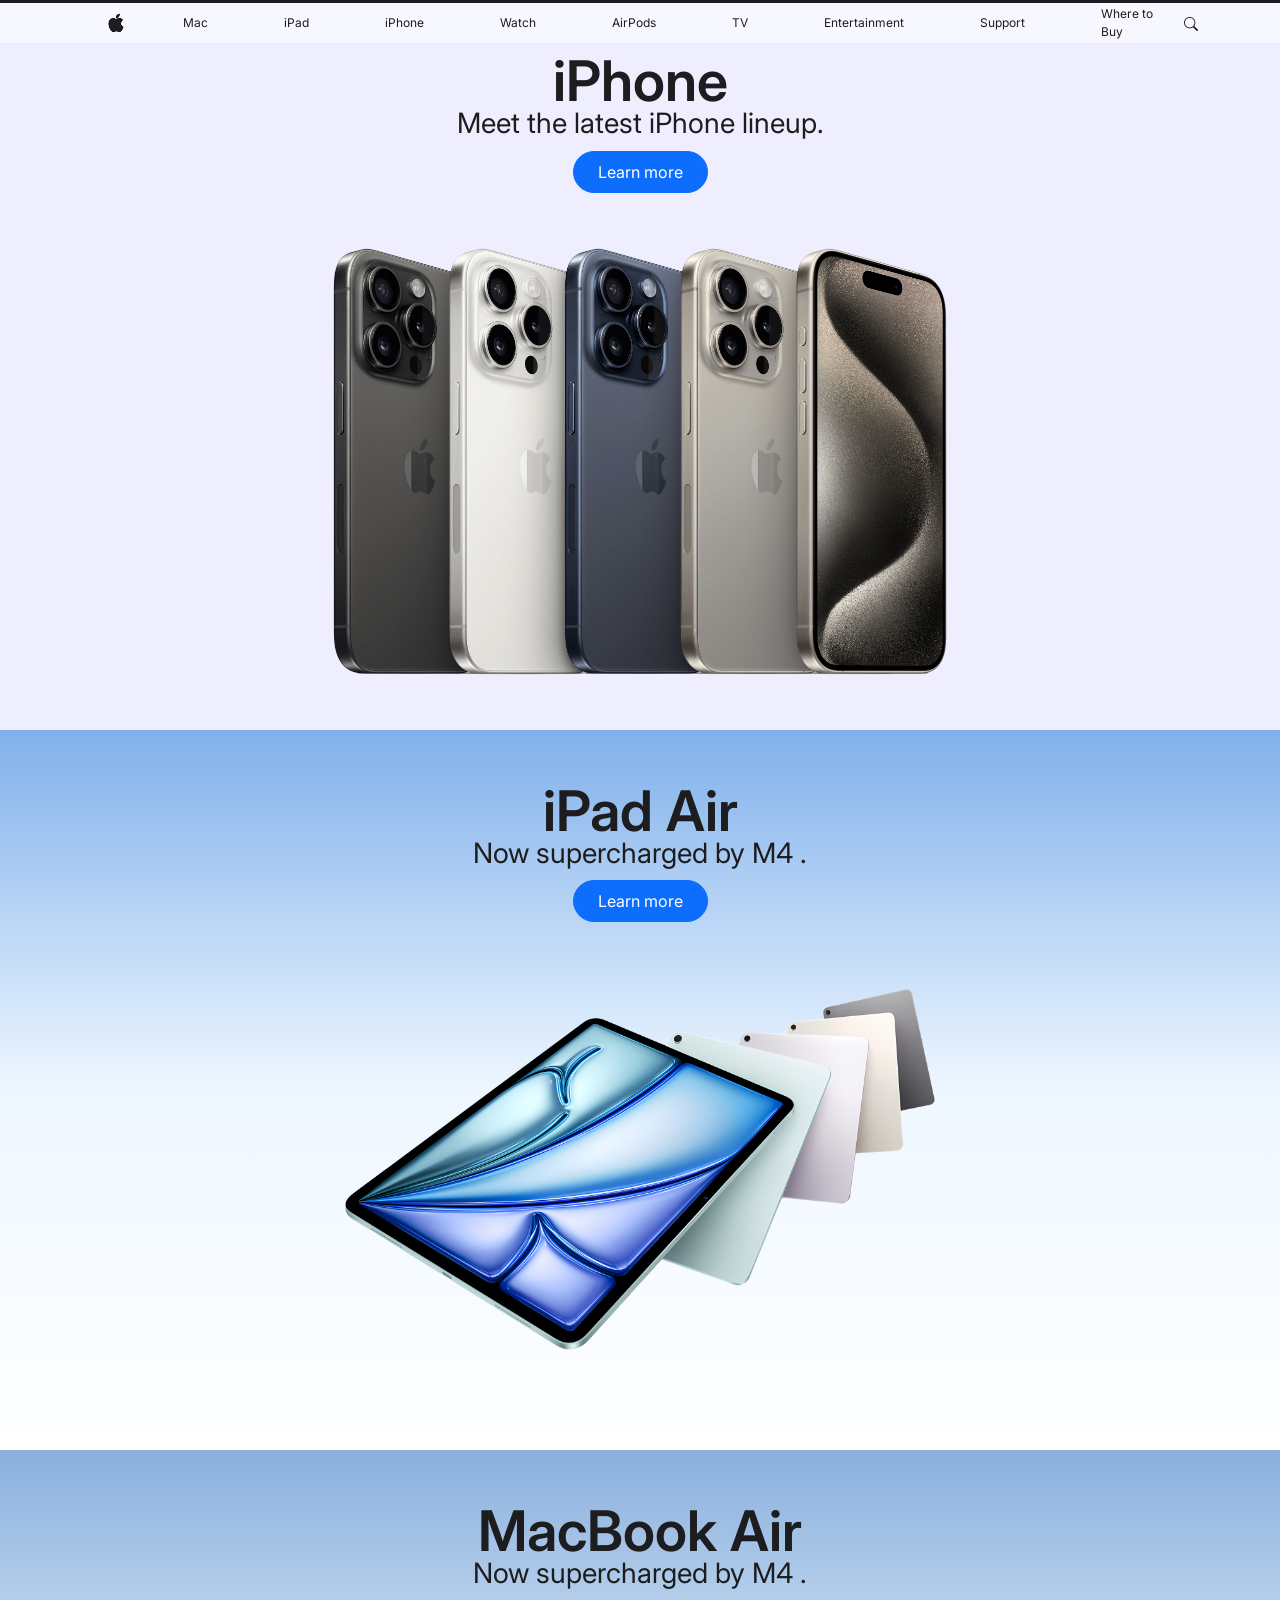
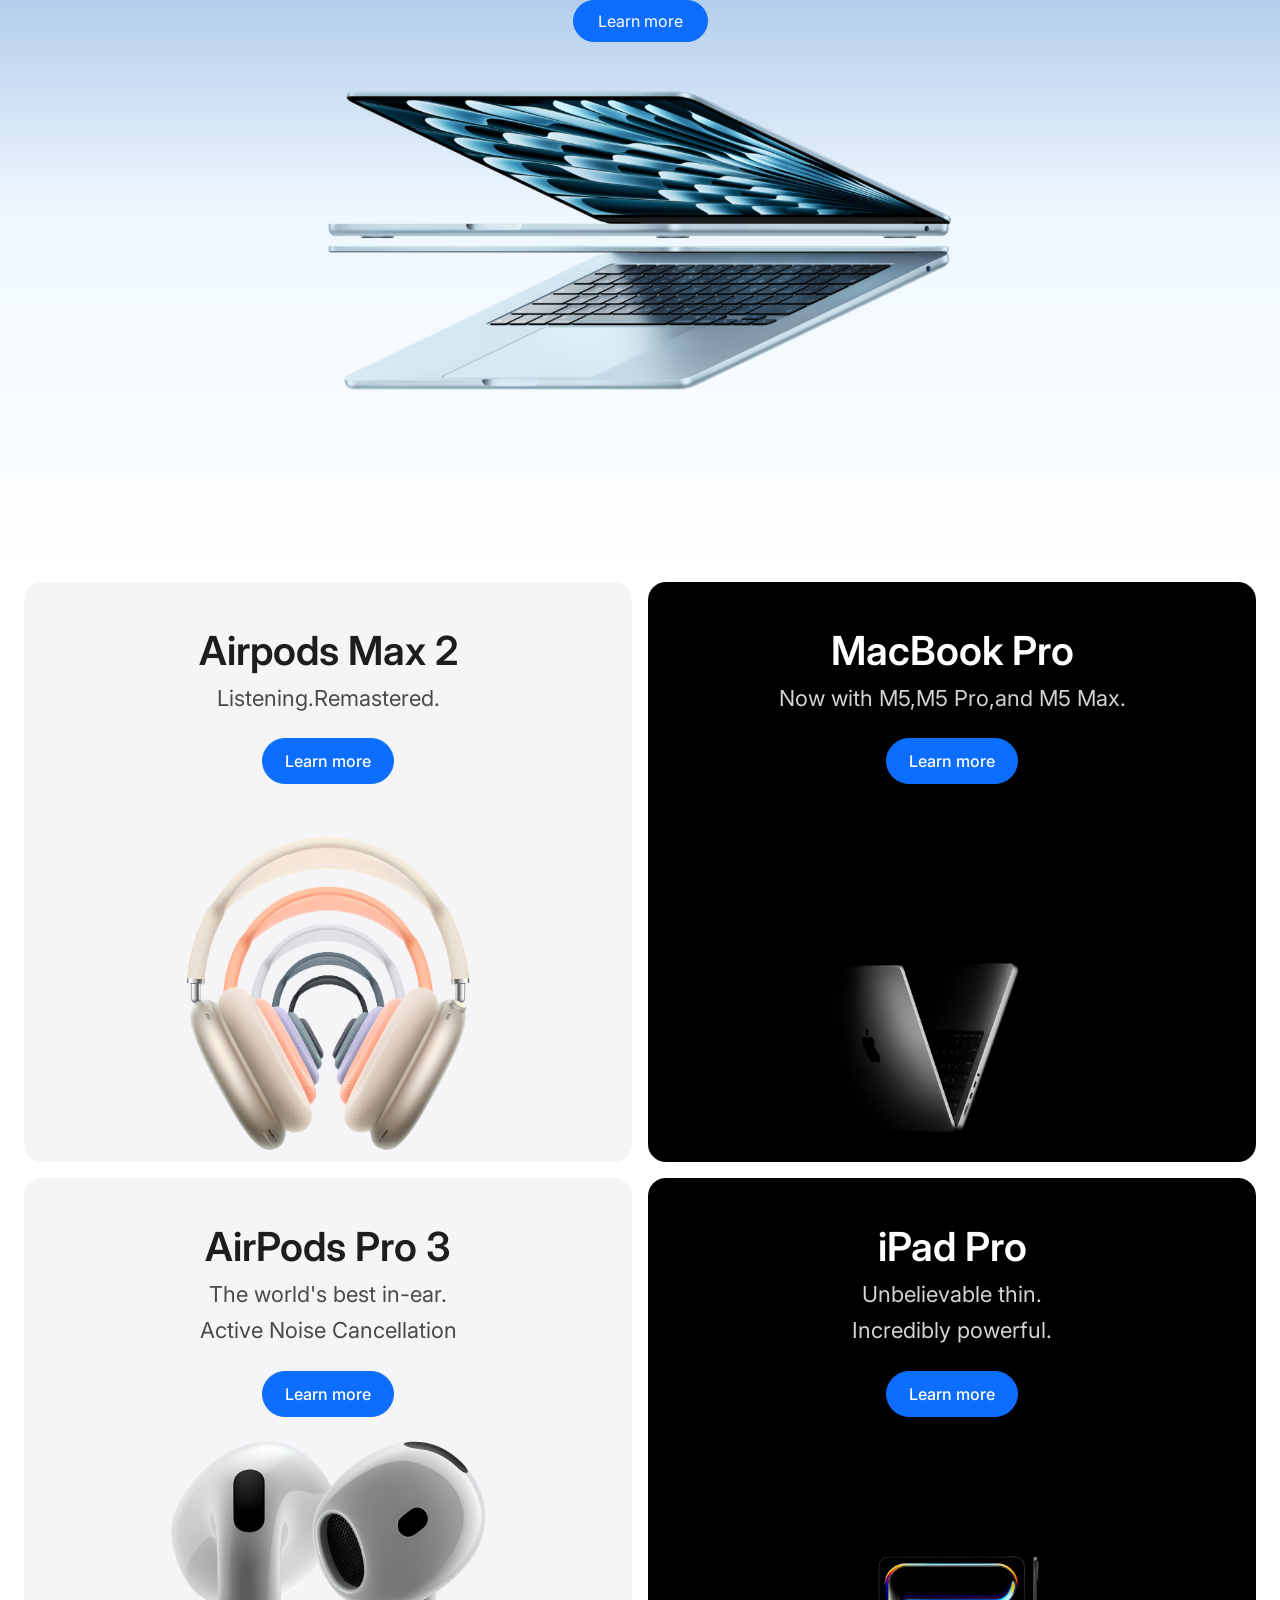
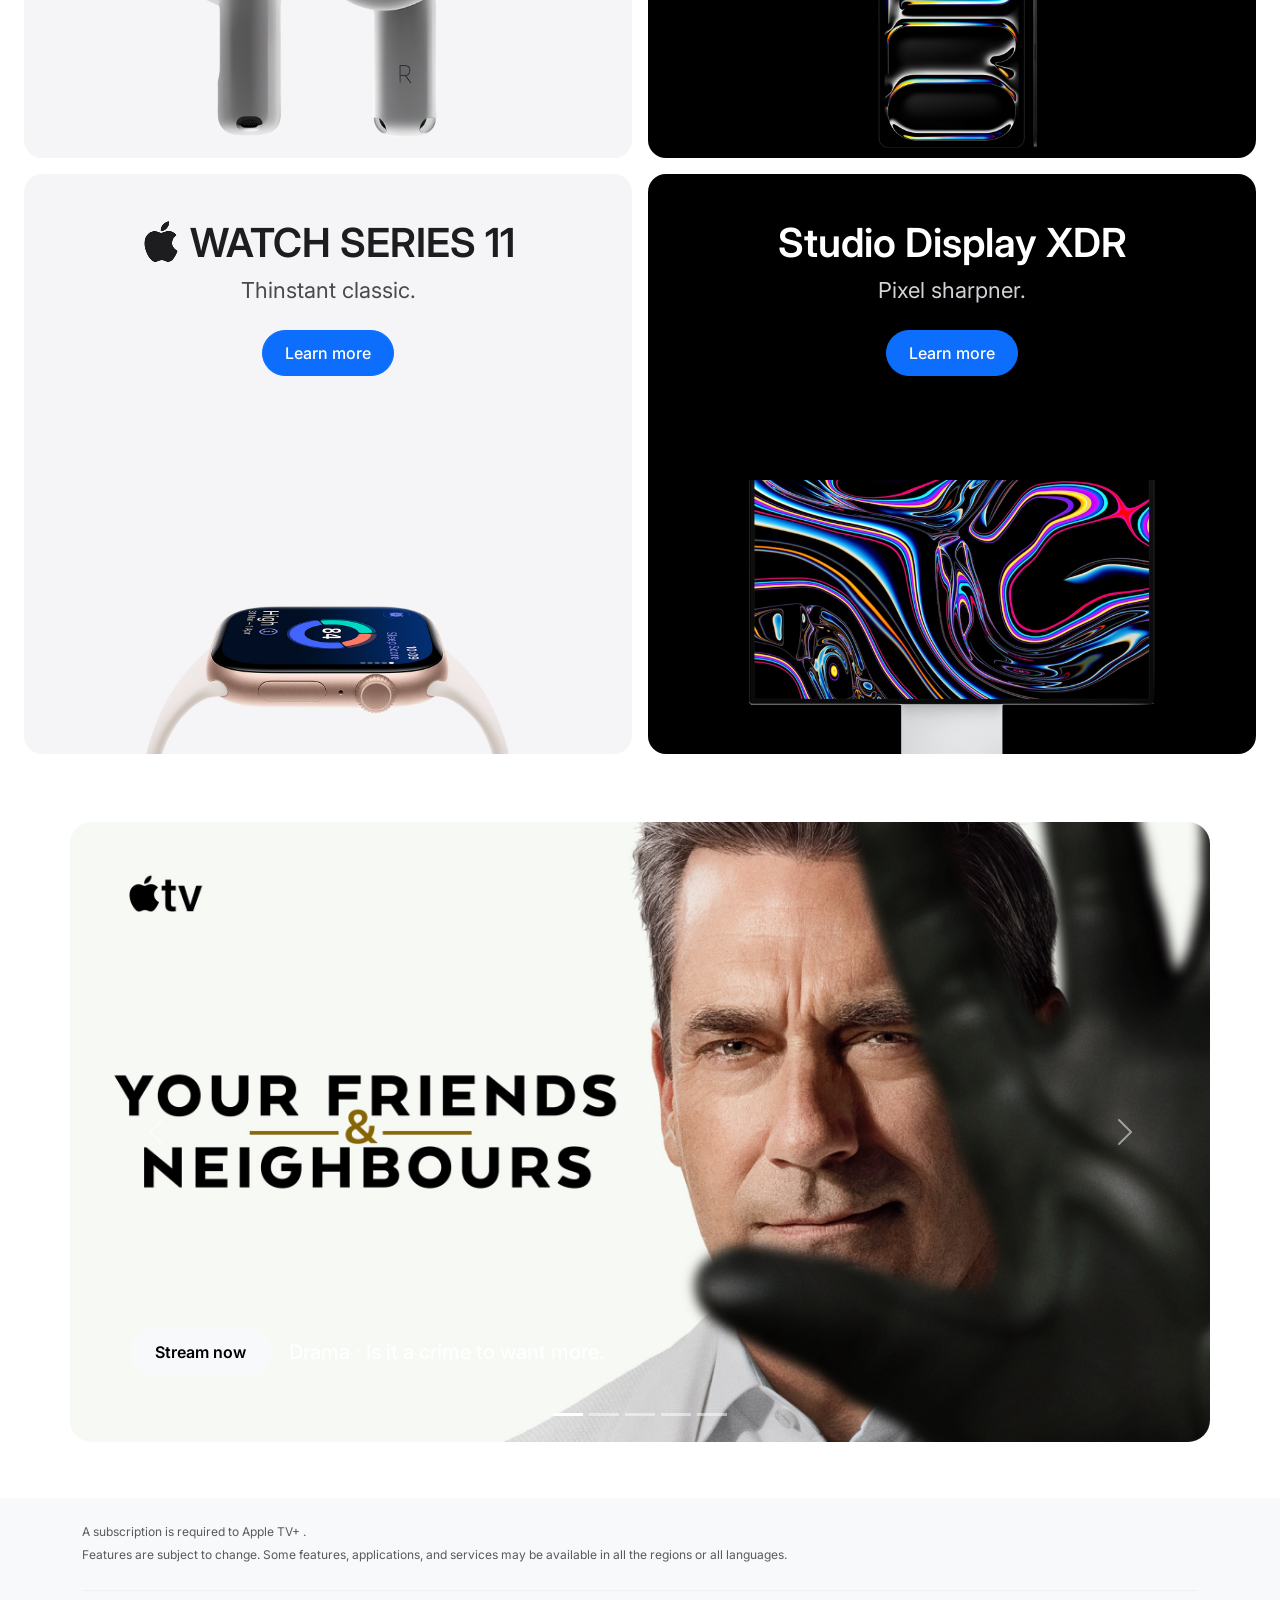
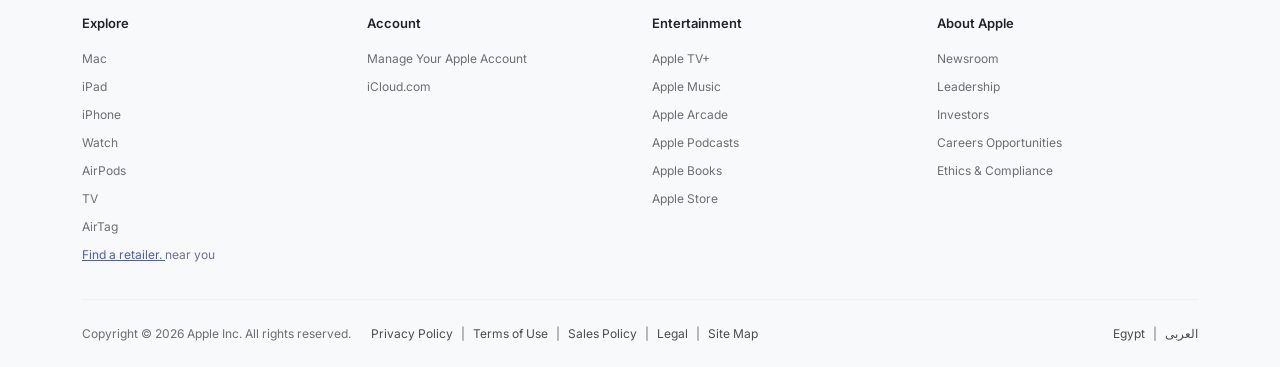
<file: index.html>
<!DOCTYPE html>
<html lang="en">
<head>
    <meta charset="UTF-8">
    <meta name="viewport" content="width=device-width, initial-scale=1.0">
    <title>Apple Store</title>
    <link rel="stylesheet" href="https://cdn.jsdelivr.net/npm/bootstrap-icons@1.10.5/font/bootstrap-icons.css">
    <link href="https://cdn.jsdelivr.net/npm/bootstrap@5.3.8/dist/css/bootstrap.min.css" rel="stylesheet">
    <link rel="stylesheet" href="style.css">
    <link rel="preconnect" href="https://fonts.googleapis.com">
    <link rel="preconnect" href="https://fonts.gstatic.com" crossorigin>
    <link href="https://fonts.googleapis.com/css2?family=Inter:wght@300;400;500;600;700;800&display=swap" rel="stylesheet">
   
</head>
<body>

    <!-- ================= NAV SECTION ================= -->

    <nav class="navbar navbar-expand-lg apple-navbar fixed-top">
    
        <div class="container">
    
            <!-- Apple Logo -->
            <a class="navbar-brand" href="index.html">
                <i class="bi bi-apple"></i>
            </a>
    
            <!-- Toggler -->
            <button class="navbar-toggler border-0 shadow-none" type="button" data-bs-toggle="collapse"
                data-bs-target="#appleNavbar">
    
                <span class="navbar-toggler-icon"></span>
    
            </button>
    
            <!-- Navbar Links -->
            <div class="collapse navbar-collapse justify-content-center" id="appleNavbar">
    
                <ul class="navbar-nav">
    
                    <li class="nav-item"><a class="nav-link" href="mac.html">Mac</a></li>
                    <li class="nav-item"><a class="nav-link" href="#">iPad</a></li>
                    <li class="nav-item"><a class="nav-link" href="#">iPhone</a></li>
                    <li class="nav-item"><a class="nav-link" href="#">Watch</a></li>
                    <li class="nav-item"><a class="nav-link" href="#">AirPods</a></li>
                    <li class="nav-item"><a class="nav-link" href="#">TV</a></li>
                    <li class="nav-item"><a class="nav-link" href="#">Entertainment</a></li>
                    <li class="nav-item"><a class="nav-link" href="#">Support</a></li>
                    <li class="nav-item"><a class="nav-link" href="#">Where to Buy</a></li>
    
                </ul>
    
                <div class="nav-icons ms-lg-3">
                    <a href="#">
                        <i class="bi bi-search"></i>
                    </a>
                </div>
    
            </div>
    
        </div>
    
    </nav>

    


    <!-- ================= HERO SECTION ================= -->
     
    
    <section class="container-fluid hero text-center py-5 ">
    
        <h1 class="hero-title ">iPhone</h1>
        <p class="hero-subtitle">Meet the latest iPhone lineup.</p>
        <a href="#" class="btn btn-primary rounded-pill px-4 py-2">Learn more</a>
        <div class="mt-5">
            <img src="images/iphone.png" class="img-fluid w-50 "  alt="iPhone">
        </div>
    
    </section>

    <!-- ================= iPad HERO ================= -->

    <section class="container-fluid ipad-section text-center  py-5">
    
        <h1 class="hero-title "> iPad Air</h1>
        <p class="hero-subtitle">Now supercharged by M4 .</p>
        <div class="mt-4">
            <a href="#" class="btn btn-primary rounded-pill px-4 py-2 ">Learn more </a>
        </div>
        <div class="mt-5">
            <img src="images/ipad air.png" class="img-fluid w-50" alt="iPad Air">
        </div>
    
    </section>

    <!-- ================= Mac HERO ================= -->

    <section class="container-fluid mac-section text-center bg-white py-5">
    
        <h1 class="hero-title"> MacBook Air</h1>
        <p class="hero-subtitle">Now supercharged by M4 .</p>
        <div class="mt-4">
            <a href="#" class="btn btn-primary rounded-pill px-4 py-2 ">Learn more </a>
        </div>
        <div class="mt-5">
            <img src="images/MacBook Air.png" class="img-fluid w-50" alt="iPad Air">
        </div>
    
    </section>


    

    <!--================== PRODUCTS ==================-->

    <section class="products">
    
        <div class="container-fluid">
    
            <div class="row g-3">
    
                <!-- Card 1 -->
                <div class="col-lg-6">
                    <div class="product-card light-card">
                        <h2> Airpods Max 2</h2>
                        <p>Listening.Remastered.</p>
                        <div class="buttons">
                            <a href="#" class="btn btn-primary rounded-pill">Learn more</a>
                        </div>
                        <img src="images/airpods max2.png" alt="AirPods Max 2">
                    </div>
                </div>
    
                <!-- Card 2 -->
                <div class="col-lg-6">
                    <div class="product-card dark-card">
    
                        <h2>MacBook Pro</h2>
                        <p>Now with M5,M5 Pro,and M5 Max.</p>
                        <div class="buttons">
                            <a href="#" class="btn btn-primary rounded-pill">Learn more</a>
                        </div>
                        <img src="images/macbook_pro.jpg" alt="MacBook Pro">
    
                    </div>
                </div>
    
                <!-- Card 3 -->
                <div class="col-lg-6">
                    <div class="product-card light-card">
    
                        <h2>AirPods Pro 3</h2>
                        <p>The world's best in-ear.</p>
                        <p>Active Noise Cancellation</p>
    
                        <div class="buttons">
                            <a href="#" class="btn btn-primary rounded-pill">Learn more</a>
                        </div>
    
                        <img src="images/airpods pro.png" alt="AirPods Pro 3">
    
                    </div>
                </div>
    
                <!-- Card 4 -->
                <div class="col-lg-6">
                    <div class="product-card dark-card">
    
                        <h2> iPad Pro</h2>
                        <p>Unbelievable thin.</p>
                        <p>Incredibly powerful.</p>
    
                        <div class="buttons">
                            <a href="#" class="btn btn-primary rounded-pill">Learn more</a>
                        </div>
    
                        <img src="images/ipad_pro.jpg" alt="iPad Pro">
    
                    </div>
                </div>
    
                <!-- Card 5 -->
                <div class="col-lg-6">
                    <div class="product-card light-card">
    
                        <h2><i class="bi bi-apple"></i> WATCH SERIES 11</h2>
                        <p>Thinstant classic.</p>
    
                        <div class="buttons">
                            <a href="#" class="btn btn-primary rounded-pill">Learn more</a>
                        </div>
    
                        <img src="images/watch_series_11.jpg" alt="Apple Watch Series 10">
    
                    </div>
                </div>
    
                <!-- Card 6 -->
                <div class="col-lg-6">
                    <div class="product-card dark-card">
    
                        <h2>Studio Display XDR</h2>
                        <p>Pixel sharpner.</p>
    
                        <div class="buttons">
                            <a href="#" class="btn btn-primary rounded-pill">Learn more</a>
                        </div>
    
                        <img src="images/display_xdr .webp" alt="Studio Display XDR">
    
                    </div>
                </div>
    
            </div>
    
        </div>
    
    </section>

        <!--================== APPLE TV CAROUSEL ==================-->

    <section class="tv-slider my-3">
    
        <div id="appleCarousel" class="carousel slide" data-bs-ride="carousel">
    
            <div class="carousel-indicators">
    
                <button type="button" data-bs-target="#appleCarousel" data-bs-slide-to="0" class="active"></button>
                <button type="button" data-bs-target="#appleCarousel" data-bs-slide-to="1"></button>
                <button type="button" data-bs-target="#appleCarousel" data-bs-slide-to="2"></button>
                <button type="button" data-bs-target="#appleCarousel" data-bs-slide-to="3"></button>
                <button type="button" data-bs-target="#appleCarousel" data-bs-slide-to="4"></button>
    
            </div>
    
            <div class="carousel-inner">
    
                <!-- Slide 1 -->
                <div class="carousel-item active">
    
                    <img src="images/lucky.jpg" class="d-block w-100" alt="Movie">
    
                    <div class="carousel-caption">
                        <a href="#" class="btn btn-light rounded-pill px-4">Stream now </a>
                        <p>Action · Anya Taylor-Joy is a grifter running for her life after a heist goes sideways.</p>
                    </div>
    
                </div>
    
                <!-- Slide 2 -->
                <div class="carousel-item">
    
                    <img src="images/Silo.jpg" class="d-block w-100" alt="Movie">
    
                    <div class="carousel-caption">
                        <a href="#" class="btn btn-light rounded-pill px-4">Stream now</a>
                        <p>Sci-Fi · New Season</p>
                    </div>
    
                </div>
    
                <!-- Slide 3 -->
                <div class="carousel-item">
    
                    <img src="images/sugar.jpg" class="d-block w-100" alt="Movie">
    
                    <div class="carousel-caption">
                        <a href="#" class="btn btn-light rounded-pill px-4">Stream now</a>
                        <p>Mystery · Colin F. Farrell is a private eye hanuted by a secret too dangerous to expose.</p>
                    </div>
    
                </div>
    
                <!-- Slide 4 -->
                <div class="carousel-item">
    
                    <img src="images/The Dink.jpg" class="d-block w-100" alt="Movie">
    
                    <div class="carousel-caption">
                        <a href="#" class="btn btn-light rounded-pill px-4">Stream now</a>
                        <p>Comedy · A hilarious journey of self-discovery.</p>
                    </div>
    
                </div>
                <!-- Slide 5 -->
                <div class="carousel-item active">
    
                    <img src="images/Your_Friends_and_Neighbors.jpg" class="d-block w-100" alt="Movie">
    
                    <div class="carousel-caption">
                        <a href="#" class="btn btn-light rounded-pill px-4">Stream now </a>
                        <p>Drama · Is it a crime to want more.</p>
                    </div>
    
                </div>
    
            </div>
    
            <button class="carousel-control-prev" type="button" data-bs-target="#appleCarousel" data-bs-slide="prev">
    
                <span class="carousel-control-prev-icon"></span>
    
            </button>
    
            <button class="carousel-control-next" type="button" data-bs-target="#appleCarousel" data-bs-slide="next">
    
                <span class="carousel-control-next-icon"></span>
    
            </button>
    
        </div>
    
    </section>


    <!--================== FOOTER ==================-->
    <footer class="apple-footer bg-light text-white py-4">
        <div class="container">
            <div class="top-note text-muted text-center">
                <p>A subscription is required to Apple TV+ .</p>
                <p>Features are subject to change. Some features, applications, and services may be available in all the
                    regions or all languages.</p>
        
            </div>
        
            <hr>
        
            <div class="  row">
                <div class="col-lg-3 col-md-6">
                    <h6 class="text-dark ">Explore</h6>
                    <ul>
                        <li><a href="#">Mac</a></li>
                        <li><a href="#">iPad</a></li>
                        <li><a href="#">iPhone</a></li>
                        <li><a href="#">Watch</a></li>
                        <li><a href="#">AirPods</a></li>
                        <li><a href="#">TV</a></li>
                        <li><a href="#">AirTag</a></li>
        
                    </ul>
        
                </div>
        
                <div class="col-lg-3 col-md-6">
                    <h6 class="text-dark ">Account</h6>
                    <ul>
                        <li><a href="#">Manage Your Apple Account</a></li>
                        <li><a href="#">iCloud.com</a></li>
                    </ul>
                </div>
        
                <div class="col-lg-3 col-md-6">
                    <h6 class="text-dark ">Entertainment</h6>
        
                    <ul>
                        <li><a href="#">Apple TV+</a></li>
                        <li><a href="#">Apple Music</a></li>
                        <li><a href="#">Apple Arcade</a></li>
                        <li><a href="#">Apple Podcasts</a></li>
                        <li><a href="#">Apple Books</a></li>
                        <li><a href="#">Apple Store</a></li>
        
                    </ul>
        
                </div>
        
                <div class="col-lg-3 col-md-6">
                    <h6 class="text-dark ">About Apple</h6>
        
                    <ul>
                        <li><a href="#">Newsroom</a></li>
                        <li><a href="#">Leadership</a></li>
                        <li><a href="#">Investors</a></li>
                        <li><a href="#">Careers Opportunities</a></li>
                        <li><a href="#">Ethics & Compliance</a></li>
        
                    </ul>


                 
        
                </div>
                <diV >
                    <ul class="copy-right">
                        <li><a href="#">Find a retailer. </a>near you</li>
                    </ul>
                </diV>
                
                
        
            </div>
            <hr>

            <div class="footer-bottom">
            
                <div class="footer-left">
                
                    <p>Copyright © 2026 Apple Inc. All rights reserved.</p>
                
                    <div class="footer-links">
                        <a href="#">Privacy Policy</a>
                        <span>|</span>
                
                        <a href="#">Terms of Use</a>
                        <span>|</span>
                
                        <a href="#">Sales Policy</a>
                        <span>|</span>
                
                        <a href="#">Legal</a>
                        <span>|</span>
                
                        <a href="#">Site Map</a>
                    </div>
                
                </div>
                
                <div class="country">
                    <a href="#">Egypt</a>
                    <span>|</span>
                    <a href="#">العربى</a>
                </div>
            </div>
        
        </div>




        
        
        
       
        
        
    
    
        
    </footer>



    <script src="https://cdn.jsdelivr.net/npm/bootstrap@5.3.8/dist/js/bootstrap.bundle.min.js"></script>
</body>
</html>
</file>
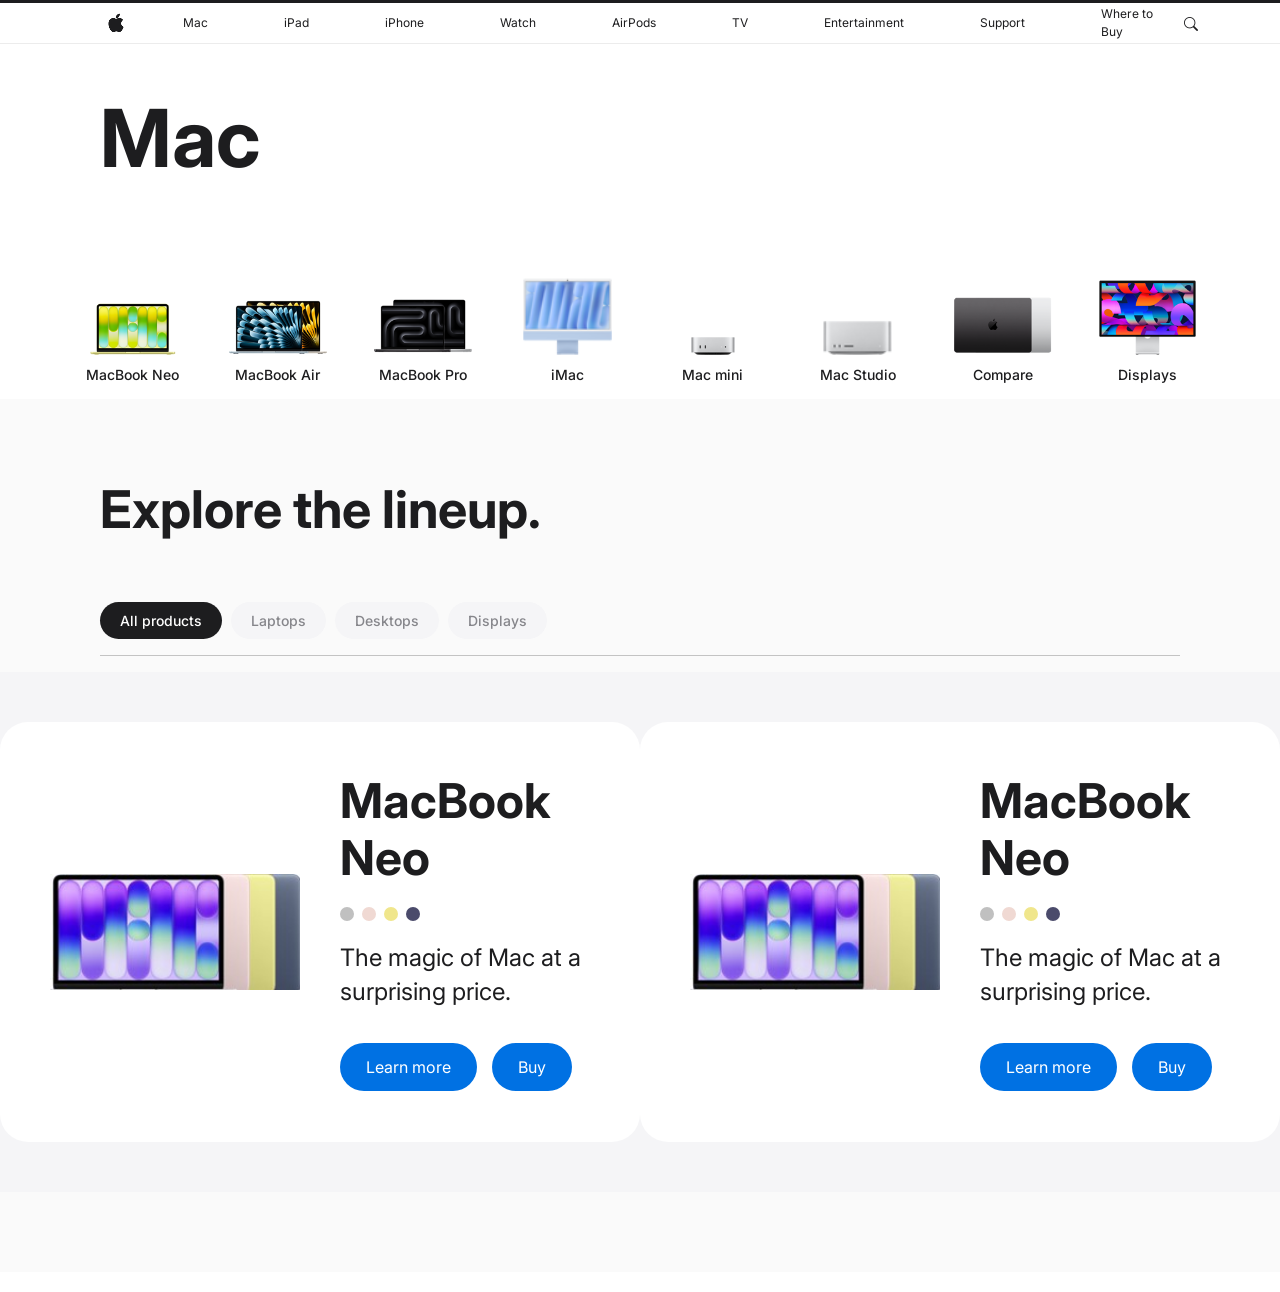
<file: mac.html>
<!DOCTYPE html>
<html lang="en">
<head>
    <meta charset="UTF-8">
    <meta name="viewport" content="width=device-width, initial-scale=1.0">
    <title>Apple Store - Mac</title>
    <link rel="stylesheet" href="https://cdn.jsdelivr.net/npm/bootstrap-icons@1.10.5/font/bootstrap-icons.css">
    <link href="https://cdn.jsdelivr.net/npm/bootstrap@5.3.8/dist/css/bootstrap.min.css" rel="stylesheet">
    <link rel="stylesheet" href="style.css">
    <link rel="preconnect" href="https://fonts.googleapis.com">
    <link rel="preconnect" href="https://fonts.gstatic.com" crossorigin>
    <link href="https://fonts.googleapis.com/css2?family=Inter:wght@300;400;500;600;700;800&display=swap" rel="stylesheet">

</head>
<body>

    <!-- ================= NAV SECTION ================= -->

    <nav class="navbar navbar-expand-lg apple-navbar fixed-top">
    
        <div class="container">
    
            <!-- Apple Logo -->
            <a class="navbar-brand" href="index.html">
                <i class="bi bi-apple"></i>
            </a>
    
            <!-- Toggler -->
            <button class="navbar-toggler border-0 shadow-none" type="button" data-bs-toggle="collapse"
                data-bs-target="#appleNavbar">
    
                <span class="navbar-toggler-icon"></span>
    
            </button>
    
            <!-- Navbar Links -->
            <div class="collapse navbar-collapse justify-content-center" id="appleNavbar">
    
                <ul class="navbar-nav">
    
                    <li class="nav-item"><a class="nav-link" href="mac.html">Mac</a></li>
                    <li class="nav-item"><a class="nav-link" href="#">iPad</a></li>
                    <li class="nav-item"><a class="nav-link" href="#">iPhone</a></li>
                    <li class="nav-item"><a class="nav-link" href="#">Watch</a></li>
                    <li class="nav-item"><a class="nav-link" href="#">AirPods</a></li>
                    <li class="nav-item"><a class="nav-link" href="#">TV</a></li>
                    <li class="nav-item"><a class="nav-link" href="#">Entertainment</a></li>
                    <li class="nav-item"><a class="nav-link" href="#">Support</a></li>
                    <li class="nav-item"><a class="nav-link" href="#">Where to Buy</a></li>
    
                </ul>
    
                <div class="nav-icons ms-lg-3">
                    <a href="#">
                        <i class="bi bi-search"></i>
                    </a>
                </div>
    
            </div>
    
        </div>
    
    </nav>



    <!-- ================= HERO SECTION ================= -->
     
    
    <section class="mac-hero">
        <div class="container ">
            <h1 class="hero-title ">Mac</h1>

            <div class="mac-products ">
            
                <div class="product-item">
                    <img src="images/mbn.png" alt="MacBook Neo">
                    <h6>MacBook Neo</h6>
                    
                </div>

                <div class="product-item">
                    <img src="images/mba.png" alt="MacBook Air">
                    <h6>MacBook Air</h6>
                </div>

            
                <div class="product-item">
                    <img src="images/mbp.png" alt="MacBook Pro">
                    <h6>MacBook Pro</h6>
                </div>
            
                <div class="product-item">
                    <img src="images/imac.png" alt="iMac">
                    <h6>iMac</h6>
                </div>
            
                <div class="product-item">
                    <img src="images/mac_min.png" alt="Mac mini">
                    <h6>Mac mini</h6>
                </div>
            
                <div class="product-item">
                    <img src="images/mac_studio.png" alt="Mac Studio">
                    <h6>Mac Studio</h6>
                </div>
            
            
                <div class="product-item">
                    <img src="images/compare.png" alt="Compare">
                    <h6>Compare</h6>
                </div>
            
                <div class="product-item">
                    <img src="images/displays.png" alt="Displays">
                    <h6>Displays</h6>
                </div>
            
            </div>
        </div>

    <!--================== EXPLORE ==================-->

<section class="explore">

    <div class="container">

        <h2 class="explore-title">Explore the lineup.</h2>

        <!-- Tabs -->

        <div class="explore-tabs">
            <div class="btn-group btn-group-lg" role="group" >
                <button class="btn rounded-pill active">All products</button>
                <button class="btn rounded-pill ">Laptops</button>
                <button class="btn rounded-pill ">Desktops</button>
                <button class="btn rounded-pill ">Displays</button>
            </div>

        </div>

        <hr>     

    </div>

   <!--================== PRODUCT CARD ==================-->

<section class="cards-section">

    <div class="cards-row">

        <div class="products-card">

            <!-- Image -->
            <div class="cards-image">
                <img src="images/mbn_cbba0d22f.jpg" alt="MacBook Neo">
            </div>

            <!-- Content -->
            <div class="card-content">

                <h3 class="card-title">MacBook Neo</h3>

                <div class="color-dots">
                    <span class="dot" style="background:#c0c0c0"></span>
                    <span class="dot" style="background:#f0d9d3"></span>
                    <span class="dot" style="background:#f0e68c"></span>
                    <span class="dot" style="background:#4b4b6b"></span>
                </div>

                <p class="card-desc">
                    The magic of Mac at a surprising price.
                </p>

                <div class="card-buttons">
                    <a href="#" class="btn-learn-more">Learn more</a>
                    <a href="#" class="btn-buy">Buy</a>
                </div>

            </div>

        </div>

        <div class="products-card">

            <!-- Image -->
            <div class="cards-image">
                <img src="images/mbn_cbba0d22f.jpg" alt="MacBook Neo">
            </div>

            <!-- Content -->
            <div class="card-content">

                <h3 class="card-title">MacBook Neo</h3>

                <div class="color-dots">
                    <span class="dot" style="background:#c0c0c0"></span>
                    <span class="dot" style="background:#f0d9d3"></span>
                    <span class="dot" style="background:#f0e68c"></span>
                    <span class="dot" style="background:#4b4b6b"></span>
                </div>

                <p class="card-desc">
                    The magic of Mac at a surprising price.
                </p>

                <div class="card-buttons">
                    <a href="#" class="btn-learn-more">Learn more</a>
                    <a href="#" class="btn-buy">Buy</a>
                </div>

            </div>

        </div>

    </div>

</section>

    

    


</section>
            

            
        

        


    
        
        
        
    
    </section>










    <script src="https://cdn.jsdelivr.net/npm/bootstrap@5.3.8/dist/js/bootstrap.bundle.min.js"></script>
</body>
</html>
</file>
<file: style.css>
*{
    margin:0;
    padding:0;
    box-sizing:border-box;
    font-family:'Inter',sans-serif;
}

body{
    background:#fff;
    color:#1d1d1f;
}

/* ================= NAVBAR ================= */


/* Navbar Toggler */

.navbar-toggler{

    padding:4px 8px;
}

.navbar-toggler:focus{

    box-shadow:none;
}

.navbar-toggler-icon{

    width:22px;
    height:22px;
}

.apple-navbar{
    background: rgba(255, 255, 255, 0.507);
    backdrop-filter: blur(20px);
    height: 44px;
    border-top:3px solid #1d1d1f ;
    border-bottom: 1px solid #ececec;
}

.apple-navbar .container{
    display: flex;
    align-items: center;
    justify-content: center;
}

/* Apple Logo */

.navbar-brand{
    color: #1d1d1f;
    font-size: 18px;
    margin-right: 25px;
    padding: 25px;
}

.navbar-brand:hover{
    color: #000;
}

/* Menu */

.navbar-nav{
    display: flex;
    align-items: center;
    gap: 60px;
    margin: 0;
    padding: 0;
}

.nav-item{
    list-style: none;
}

.nav-link{
    color: #1d1d1f;
    font-size: 12px;
    font-weight: 400;
    padding: 0 ;
    transition: .3s;
}

.nav-link:hover{
    color: #0066cc;
}

/* Search Icon */

.nav-icons{
    margin-left: 22px;
}

.nav-icons a{
    color: #1d1d1f;
    text-decoration: none;
    font-size: 14px;
}

.nav-icons a:hover{
    color: #0066cc;
}

.hero{
    background:#eeeeff;
    text-align:center;
    padding-top:70px;
    min-height:720px;
}
.hero-title{
    font-size: 56px;
    font-weight:600;
    color: #1d1d1f;
    margin: 0;
    line-height: 1.2;

}

.hero-subtitle{
    font-size: 28px;
    color: #1d1d1f;
    margin: 6px 0 24px;
    line-height: 0.2;
}


.ipad-section{

    text-align:center;
    padding-top:70px;
    min-height:720px;
    background:linear-gradient(
    to bottom,#80b0eb,#eef7ff,#ffffff);
}
.mac-section{

    text-align:center;
    padding-top:70px;
    min-height:720px;
    background:linear-gradient(
    to bottom, #8ab0dd,#eef7ff,#ffffff);
}

/*================ PRODUCTS =================*/


.products{
    background: #fff;
    padding: 12px;
}

.product-card{
    height: 580px;
    border-radius: 18px;
    overflow: hidden;
    text-align: center;
    position: relative;
    padding: 45px 30px;
    transition: .3s ease;
}

.product-card:hover{
    transform: translateY(-5px);
    box-shadow: 0 12px 25px rgba(0,0,0,.12);
}

.light-card{
    background: #f5f5f7;
    color: #1d1d1f;
}

.dark-card{
    background: #000;
    color: #fff;
}

.dark-card h2,
.dark-card h4,
.dark-card p{
    color: #fff;
}

/* Titles */

.product-card h2{
    font-size: 40px;
    font-weight: 600;
    color: #1d1d1f;
    margin-bottom: 8px;
}

.dark-card h2{
    color: #fff;
}

/* Paragraph */

.product-card p{
    font-size: 22px;
    color: #4a4a4a;
    line-height: 1.4;
    margin-bottom: 6px;
}

.dark-card p{
    color: #d2d2d7;
}

/* Buttons */

.buttons{
    margin-top: 25px;
}

.buttons .btn{
    border-radius: 999px;
    padding: 10px 22px;
    font-size: 16px;
    font-weight: 500;
}

/* Images */

.product-card img{
    position: absolute;
    bottom: 0;
    left: 50%;
    transform: translateX(-50%);
    max-width: 80%;
    max-height: 58%;
    object-fit: contain;
}

/*================ APPLE TV SLIDER ================*/

.tv-slider{
    padding:40px 70px;
    background:#fff;
}

.carousel{
    border-radius:22px;
    overflow:hidden;
}

.carousel-item{
    height:620px;
}

.carousel-item img{
    width:100%;
    height:100%;
    object-fit:cover;
}

/* Caption */

.carousel-caption{
    left:60px;
    right:auto;
    bottom:45px;
    display:flex;
    align-items:center;
    gap:18px;
    text-align:left;
}

.carousel-caption p{
    margin:0;
    font-size:20px;
    font-weight:500;
    color:#fff;
}

.carousel-caption .btn{
    border-radius:999px;
    padding:12px 28px;
    font-weight:600;
}

/*================ FOOTER =================*/

.apple-footer{
    background: #f5f5f7;
    padding: 40px 0 20px;
    color: #6e6e73;
    font-size: 12px;
}

.top-note{
    color: #6e6e73;
    font-size: 12px;
    line-height: 1.7;
    margin-bottom: 20px;
    text-align: left;
}

.top-note p{
    margin-bottom: 3px;
    text-align: left;
}

.apple-footer hr{
    border: none;
    border-top: 1px solid #d2d2d7;
    margin: 25px 0;
}

/* Columns */

.apple-footer h6{
    color: #1d1d1f;
    font-size: 13px;
    font-weight: 600;
    margin-bottom: 18px;
}

.apple-footer ul{
    list-style: none;
    padding: 0;
    margin: 0;
}

.apple-footer li{
    margin-bottom: 10px;
}

.apple-footer a{
    text-decoration: none;
    color: #6e6e73;
    font-size: 12px;
    transition: .3s;
}

.apple-footer a:hover{
    color: #000;
    text-decoration: underline;
}

/* Bottom */

.footer-bottom{
    display:flex;
    justify-content:space-between;
    align-items:center;
    flex-wrap:wrap;
    gap:15px;
    font-size:12px;
    color:#6e6e73;
}

.footer-left{
    display:flex;
    align-items:center;
    gap:20px;
    flex-wrap:wrap;
}
.copy-right{
    display:flex;
    align-items:center;
    gap:8px;
    flex-wrap:wrap;
    color:#70708d;

}
.copy-right a{
    color:#465bd1;
    text-decoration:underline;
}
.footer-links{
    display:flex;
    align-items:center;
    gap:8px;
    flex-wrap:wrap;
}

.country {
    display:flex;
    align-items:center;
    gap:8px;
    
}

.footer-bottom a{
    color:#4c4c50;
    text-decoration:none;
}

.footer-bottom a:hover{
    text-decoration:underline;
}

.footer-bottom p{
    margin:0;
}




/*================ MAC CSS ================*/

/*================ MAC HERO ================*/

.mac-hero{
    padding-top: 90px;
    padding-bottom: 20px;
    background: #fff;
}

.mac-hero .container{
    max-width: 1200px;
    margin: 0 auto;
    padding: 0 60px;
    
}

.mac-hero h1{
    font-size: 80px;
    font-weight: 700;
    color: #1d1d1f;
    margin-bottom: 90px;

    text-align: left;
}

/*================ MAC PRODUCTS ================*/

.mac-products{
    padding-bottom:15px;
    background:#fff;
    flex-wrap: nowrap;
    display: flex;
    justify-content: center;
    align-items: center;
    gap: 45px;

}

.product-item{
    cursor:pointer;
    transition:.3s;
    text-align:center;
    
}

.product-item img{
    width:100px;
    height:80px;
    object-fit:contain;
    margin-bottom:10px;
    transform: .3s;
    
}

.product-item h6{
    font-size:14px;
    font-weight:500;
    color:#1d1d1f;
    margin:0px;
    line-height:1.3;
   
}

.product-item:hover{
    transform:translateY(-5px);
    color:#0071e3;
}

/*================ EXPLORE =================*/

.explore{
    background:#fafafa;
    padding:80px 0;
}

.explore .container{
    max-width:1200px;
}

.explore-title{
    font-size:52px;
    font-weight:700;
    color:#1d1d1f;
    margin-bottom:60px;
}

.explore-tabs{
    display:flex;
    gap:30px;
    margin-top:15px;
}

.explore-tabs .btn-group{
    gap: 10px;
    display: flex;
    align-items: center;
}

.explore-tabs button{
    padding: 10px 20px;      
    background: #f5f5f7;
    color: #86868b;
    border: none;            
    font-size: 14px;
    font-weight: 500;
    line-height: normal;
    height: auto;
    display: flex;
    align-items: flex-start;
    justify-content: center;
}

.explore-tabs .active{
    background: #1d1d1f;
    color: #fff;
}
/*================ CARDS =================*/

.cards-section{
    background:#f5f5f7;
    padding:50px 0;
}

.cards-row{
    display:flex;
    justify-content:center;
}

.products-card{
    width:900px;
    height:420px;
    background:#fff;
    border-radius:28px;
    display:flex;
    align-items:center;
    padding:40px 50px;
    gap:40px;
    overflow:hidden;
}



.cards-image{
    width:50%;
    display:flex;
    justify-content:center;
    align-items:center;
}

.cards-image img{
    width:140%;
    max-width:360px;
    object-fit:contain;
}

.card-content{
    width:50%;
}

.card-title{
    font-size:48px;
    font-weight:700;
    margin-bottom:20px;
}

.color-dots{
    display:flex;
    gap:8px;
    margin-bottom:20px;
}

.dot{
    width:14px;
    height:14px;
    border-radius:50%;
}

.card-desc{
    font-size:24px;
    line-height:1.4;
    margin-bottom:35px;
}

.card-buttons{
    display:flex;
    gap:15px;
}

.btn-learn-more,
.btn-buy{
    background:#0071e3;
    color:#fff;
    padding:12px 26px;
    border-radius:30px;
    text-decoration:none;
    font-size:16px;
}



















/*================ RESPONSIVE =================*/

/* ---------- Mobile ---------- */

@media (max-width:991px){

    .apple-navbar{

        height:auto;
        padding:10px 0;
    }

    .navbar-collapse{

        text-align:center;
        margin-top:15px;
    }

    .navbar-nav{

        gap:0;
    }

    .navbar-nav .nav-item{

        margin:8px 0;
    }

    .nav-icons{

        margin-top:15px;
        margin-left:0;
    }
    .hero-title{

        font-size:36px;
    }

    .hero-subtitle{

        font-size:18px;
        line-height:1.4;
    }

    .hero img,
    .ipad-section img,
    .mac-section img{

        width:95% !important;
    }

    .product-card{

        height:auto;
        padding:30px 20px;
    }

    .product-card img{

        position:relative;
        left:0;
        bottom:0;
        transform:none;
        max-width:90%;
        max-height:none;
        margin-top:25px;
    }

    .product-card h2{

        font-size:28px;
    }

    .product-card p{

        font-size:17px;
    }

    .buttons .btn{

        padding:8px 18px;
        font-size:14px;
    }

    .tv-slider{

        padding:20px;
    }

    .carousel-item{

        height:300px;
    }

    .carousel-caption{

        left:15px;
        right:15px;
        bottom:15px;
    }

    .carousel-caption p{

        font-size:14px;
    }

    .carousel-caption .btn{

        font-size:13px;
        padding:8px 16px;
    }

    .apple-footer{

        text-align:center;
        
    }

    .apple-footer h6{

        margin-top:20px;
    }

    .footer-bottom,
    .footer-left,
    .footer-links,
    .country{

        flex-direction:row;
        justify-content:center;
        align-items:center;
        gap:10px;
    }



}

/* ---------- Mobile ---------- */

@media (max-width:768px){

    .mac-hero .container{
        padding:0 20px;
    }

    .mac-hero h1{
        font-size:46px;
        text-align:center;
        margin-bottom:35px;
    }

    .mac-products{
        gap:18px;
    }

    .product-item{
        width:90px;
    }

    .product-item img{
        width:70px;
        height:60px;
    }

    .product-item h6{
        font-size:12px;
    }

    .explore-title{
        font-size:30px;
        text-align:center;
    }

    .explore-tabs{
        align-items:center;
    }

    .explore-tabs button{
        width:150px;
        justify-content:center;
    }

    .products-card{
        border-radius:20px;
        padding:25px 20px;
    }

    .cards-image img{
        max-width:250px;
    }

    .card-title{
        font-size:28px;
    }

    .card-desc{
        font-size:16px;
    }

    .btn-learn-more,
    .btn-buy{
        width:100%;
        text-align:center;
    }

}
</file>
